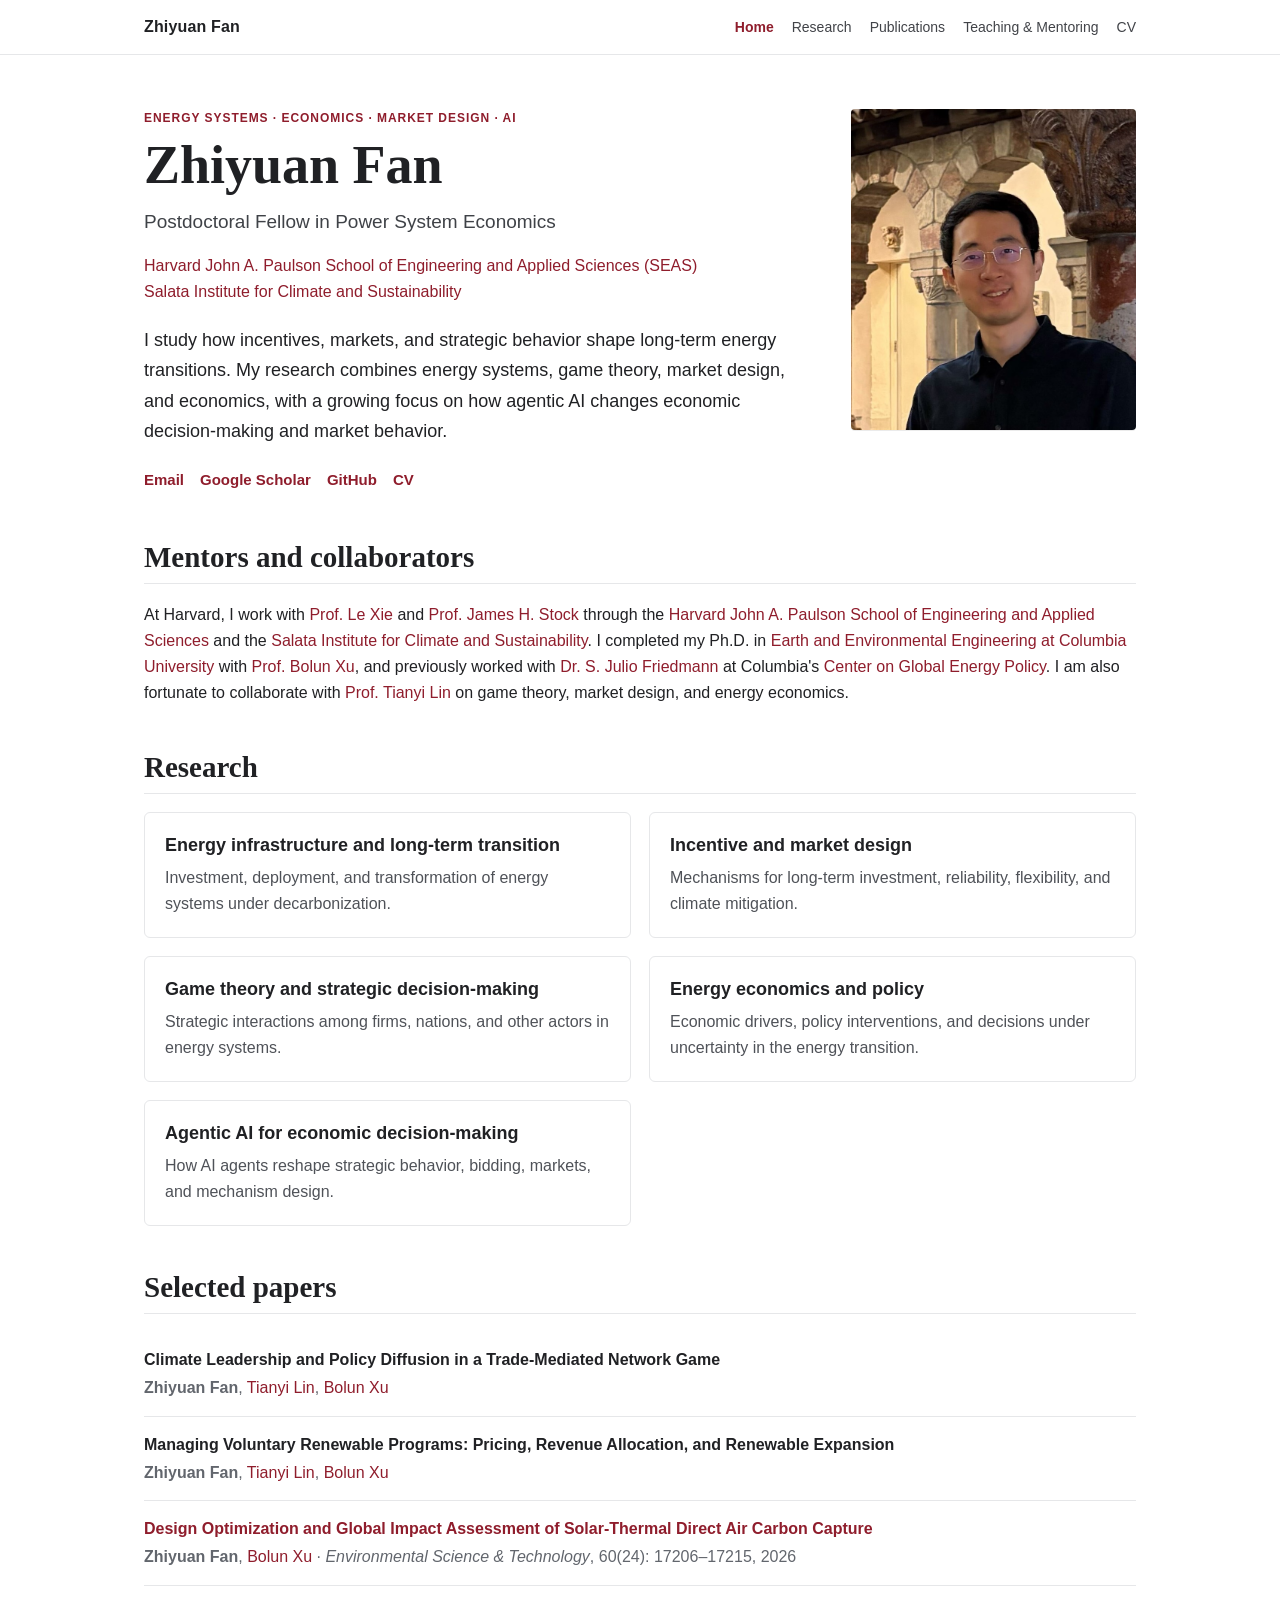
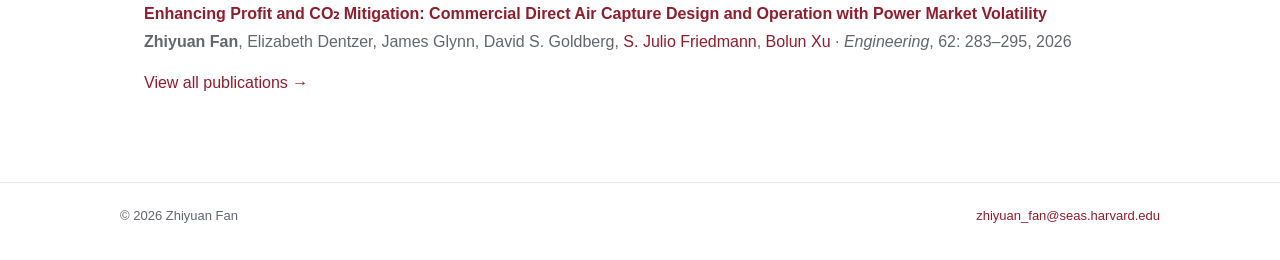
<file: index.html>
<!doctype html>
<html lang="en">
<head>
  <meta charset="utf-8">
  <meta name="viewport" content="width=device-width, initial-scale=1">
  <meta name="description" content="Zhiyuan Fan — research on energy infrastructure, incentive and market design, energy economics, and agentic AI for economic decision-making.">
  <title>Zhiyuan Fan</title>
  <link rel="stylesheet" href="assets/css/style.css">
</head>
<body>
<header class="site-header">
  <nav class="nav" aria-label="Primary navigation">
    <a class="brand" href="index.html">Zhiyuan Fan</a>
    <div class="nav-links">
      <a href="index.html" aria-current="page">Home</a>
      <a href="research.html">Research</a>
      <a href="publications.html">Publications</a>
      <a href="teaching.html">Teaching &amp; Mentoring</a>
      <a href="cv.html">CV</a>
    </div>
  </nav>
</header>

<main>
  <div class="hero">
    <div>
      <div class="eyebrow">Energy systems · Economics · Market design · AI</div>
      <h1>Zhiyuan Fan</h1>
      <p class="subtitle">Postdoctoral Fellow in Power System Economics</p>
      <p class="affiliation"><a href="https://seas.harvard.edu/" target="_blank" rel="noopener">Harvard John A. Paulson School of Engineering and Applied Sciences (SEAS)</a><br><a href="https://salatainstitute.harvard.edu/" target="_blank" rel="noopener">Salata Institute for Climate and Sustainability</a></p>
      <p class="lede">I study how incentives, markets, and strategic behavior shape long-term energy transitions. My research combines energy systems, game theory, market design, and economics, with a growing focus on how agentic AI changes economic decision-making and market behavior.</p>
      <div class="links">
        <a href="mailto:zhiyuan_fan@seas.harvard.edu">Email</a>
        <a href="https://scholar.google.com/citations?user=3Sm2KyUAAAAJ&hl=en" target="_blank" rel="noopener">Google Scholar</a>
        <a href="https://github.com/ZhiyuanF" target="_blank" rel="noopener">GitHub</a>
        <a href="cv.html">CV</a>
      </div>
    </div>
    <div class="hero-photo">
      <img class="headshot" src="assets/images/headshot.jpg" alt="Portrait of Zhiyuan Fan">
    </div>
  </div>


  <section>
    <h2>Mentors and collaborators</h2>
    <p>At Harvard, I work with <a href="https://xielab.seas.harvard.edu/" target="_blank" rel="noopener">Prof. Le Xie</a> and <a href="https://stock.scholars.harvard.edu/" target="_blank" rel="noopener">Prof. James H. Stock</a> through the <a href="https://seas.harvard.edu/" target="_blank" rel="noopener">Harvard John A. Paulson School of Engineering and Applied Sciences</a> and the <a href="https://salatainstitute.harvard.edu/" target="_blank" rel="noopener">Salata Institute for Climate and Sustainability</a>. I completed my Ph.D. in <a href="https://www.eee.columbia.edu/" target="_blank" rel="noopener">Earth and Environmental Engineering at Columbia University</a> with <a href="https://bolunxu.github.io/" target="_blank" rel="noopener">Prof. Bolun Xu</a>, and previously worked with <a href="https://relae.co/about?person=julio-friedmann-phd" target="_blank" rel="noopener">Dr. S. Julio Friedmann</a> at Columbia's <a href="https://www.energypolicy.columbia.edu/" target="_blank" rel="noopener">Center on Global Energy Policy</a>. I am also fortunate to collaborate with <a href="https://tydlin.github.io/" target="_blank" rel="noopener">Prof. Tianyi Lin</a> on game theory, market design, and energy economics.</p>
  </section>

  <section>
    <h2>Research</h2>
    <div class="research-grid">
      <article class="research-card">
        <h3>Energy infrastructure and long-term transition</h3>
        <p>Investment, deployment, and transformation of energy systems under decarbonization.</p>
      </article>
      <article class="research-card">
        <h3>Incentive and market design</h3>
        <p>Mechanisms for long-term investment, reliability, flexibility, and climate mitigation.</p>
      </article>
      <article class="research-card">
        <h3>Game theory and strategic decision-making</h3>
        <p>Strategic interactions among firms, nations, and other actors in energy systems.</p>
      </article>
      <article class="research-card">
        <h3>Energy economics and policy</h3>
        <p>Economic drivers, policy interventions, and decisions under uncertainty in the energy transition.</p>
      </article>
      <article class="research-card">
        <h3>Agentic AI for economic decision-making</h3>
        <p>How AI agents reshape strategic behavior, bidding, markets, and mechanism design.</p>
      </article>
    </div>
  </section>

  <section>
    <h2>Selected papers</h2>
    <ul class="paper-list">
      <li>
        <div class="paper-title">Climate Leadership and Policy Diffusion in a Trade-Mediated Network Game</div>
        <div class="paper-meta"><span class="me">Zhiyuan Fan</span>, <a href="https://tydlin.github.io/" target="_blank" rel="noopener">Tianyi Lin</a>, <a href="https://bolunxu.github.io/" target="_blank" rel="noopener">Bolun Xu</a></div>
      </li>
      <li>
        <div class="paper-title">Managing Voluntary Renewable Programs: Pricing, Revenue Allocation, and Renewable Expansion</div>
        <div class="paper-meta"><span class="me">Zhiyuan Fan</span>, <a href="https://tydlin.github.io/" target="_blank" rel="noopener">Tianyi Lin</a>, <a href="https://bolunxu.github.io/" target="_blank" rel="noopener">Bolun Xu</a></div>
      </li>
      <li>
        <div class="paper-title"><a href="https://doi.org/10.1021/acs.est.6c01034" target="_blank" rel="noopener">Design Optimization and Global Impact Assessment of Solar-Thermal Direct Air Carbon Capture</a></div>
        <div class="paper-meta"><span class="me">Zhiyuan Fan</span>, <a href="https://bolunxu.github.io/" target="_blank" rel="noopener">Bolun Xu</a> · <em>Environmental Science &amp; Technology</em>, 60(24): 17206–17215, 2026</div>
      </li>
      <li>
        <div class="paper-title"><a href="https://doi.org/10.1016/j.eng.2026.02.025" target="_blank" rel="noopener">Enhancing Profit and CO₂ Mitigation: Commercial Direct Air Capture Design and Operation with Power Market Volatility</a></div>
        <div class="paper-meta"><span class="me">Zhiyuan Fan</span>, Elizabeth Dentzer, James Glynn, David S. Goldberg, <a href="https://relae.co/about?person=julio-friedmann-phd" target="_blank" rel="noopener">S. Julio Friedmann</a>, <a href="https://bolunxu.github.io/" target="_blank" rel="noopener">Bolun Xu</a> · <em>Engineering</em>, 62: 283–295, 2026</div>
      </li>
    </ul>
    <p><a href="publications.html">View all publications →</a></p>
  </section>

</main>

<footer class="footer">
  <div class="footer-inner">
    <span>© 2026 Zhiyuan Fan</span>
    <span><a href="mailto:zhiyuan_fan@seas.harvard.edu">zhiyuan_fan@seas.harvard.edu</a></span>
  </div>
</footer>
</body>
</html>
</file>
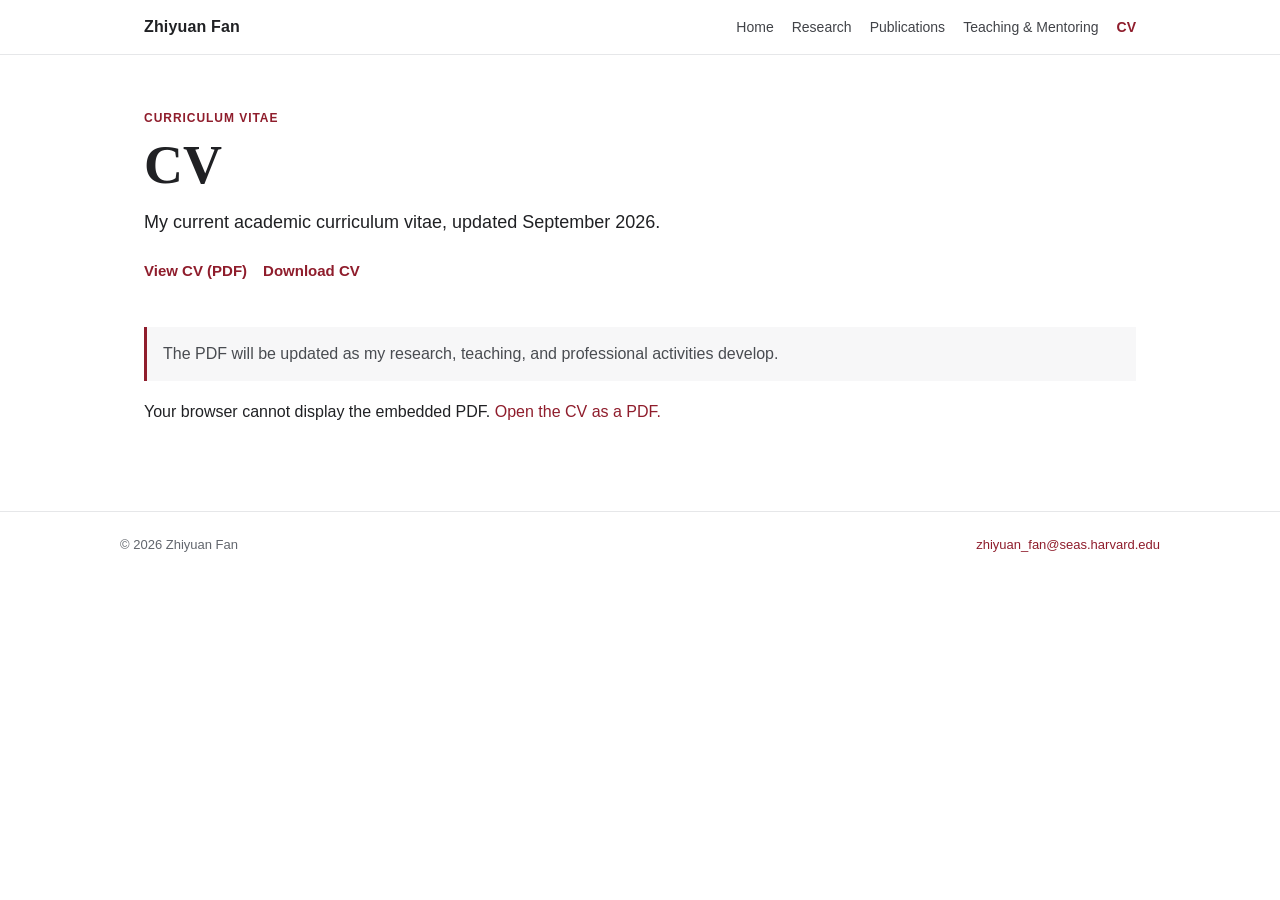
<file: cv.html>
<!doctype html>
<html lang="en">
<head>
  <meta charset="utf-8">
  <meta name="viewport" content="width=device-width, initial-scale=1">
  <meta name="description" content="Curriculum vitae of Zhiyuan Fan.">
  <title>CV | Zhiyuan Fan</title>
  <link rel="stylesheet" href="assets/css/style.css">
</head>
<body>
<header class="site-header">
  <nav class="nav" aria-label="Primary navigation">
    <a class="brand" href="index.html">Zhiyuan Fan</a>
    <div class="nav-links">
      <a href="index.html">Home</a>
      <a href="research.html">Research</a>
      <a href="publications.html">Publications</a>
      <a href="teaching.html">Teaching &amp; Mentoring</a>
      <a href="cv.html" aria-current="page">CV</a>
    </div>
  </nav>
</header>

<main>
  <div class="eyebrow">Curriculum vitae</div>
  <h1>CV</h1>
  <p class="lede">My current academic curriculum vitae, updated September 2026.</p>

  <div class="links">
    <a href="assets/files/Zhiyuan_Fan_CV.pdf" target="_blank" rel="noopener">View CV (PDF)</a>
    <a href="assets/files/Zhiyuan_Fan_CV.pdf" download>Download CV</a>
  </div>

  <section>
    <div class="note">
      The PDF will be updated as my research, teaching, and professional activities develop.
    </div>
    <object data="assets/files/Zhiyuan_Fan_CV.pdf" type="application/pdf" width="100%" height="900" aria-label="Zhiyuan Fan curriculum vitae">
      <p>Your browser cannot display the embedded PDF. <a href="assets/files/Zhiyuan_Fan_CV.pdf">Open the CV as a PDF.</a></p>
    </object>
  </section>
</main>

<footer class="footer">
  <div class="footer-inner">
    <span>© 2026 Zhiyuan Fan</span>
    <span><a href="mailto:zhiyuan_fan@seas.harvard.edu">zhiyuan_fan@seas.harvard.edu</a></span>
  </div>
</footer>
</body>
</html>
</file>
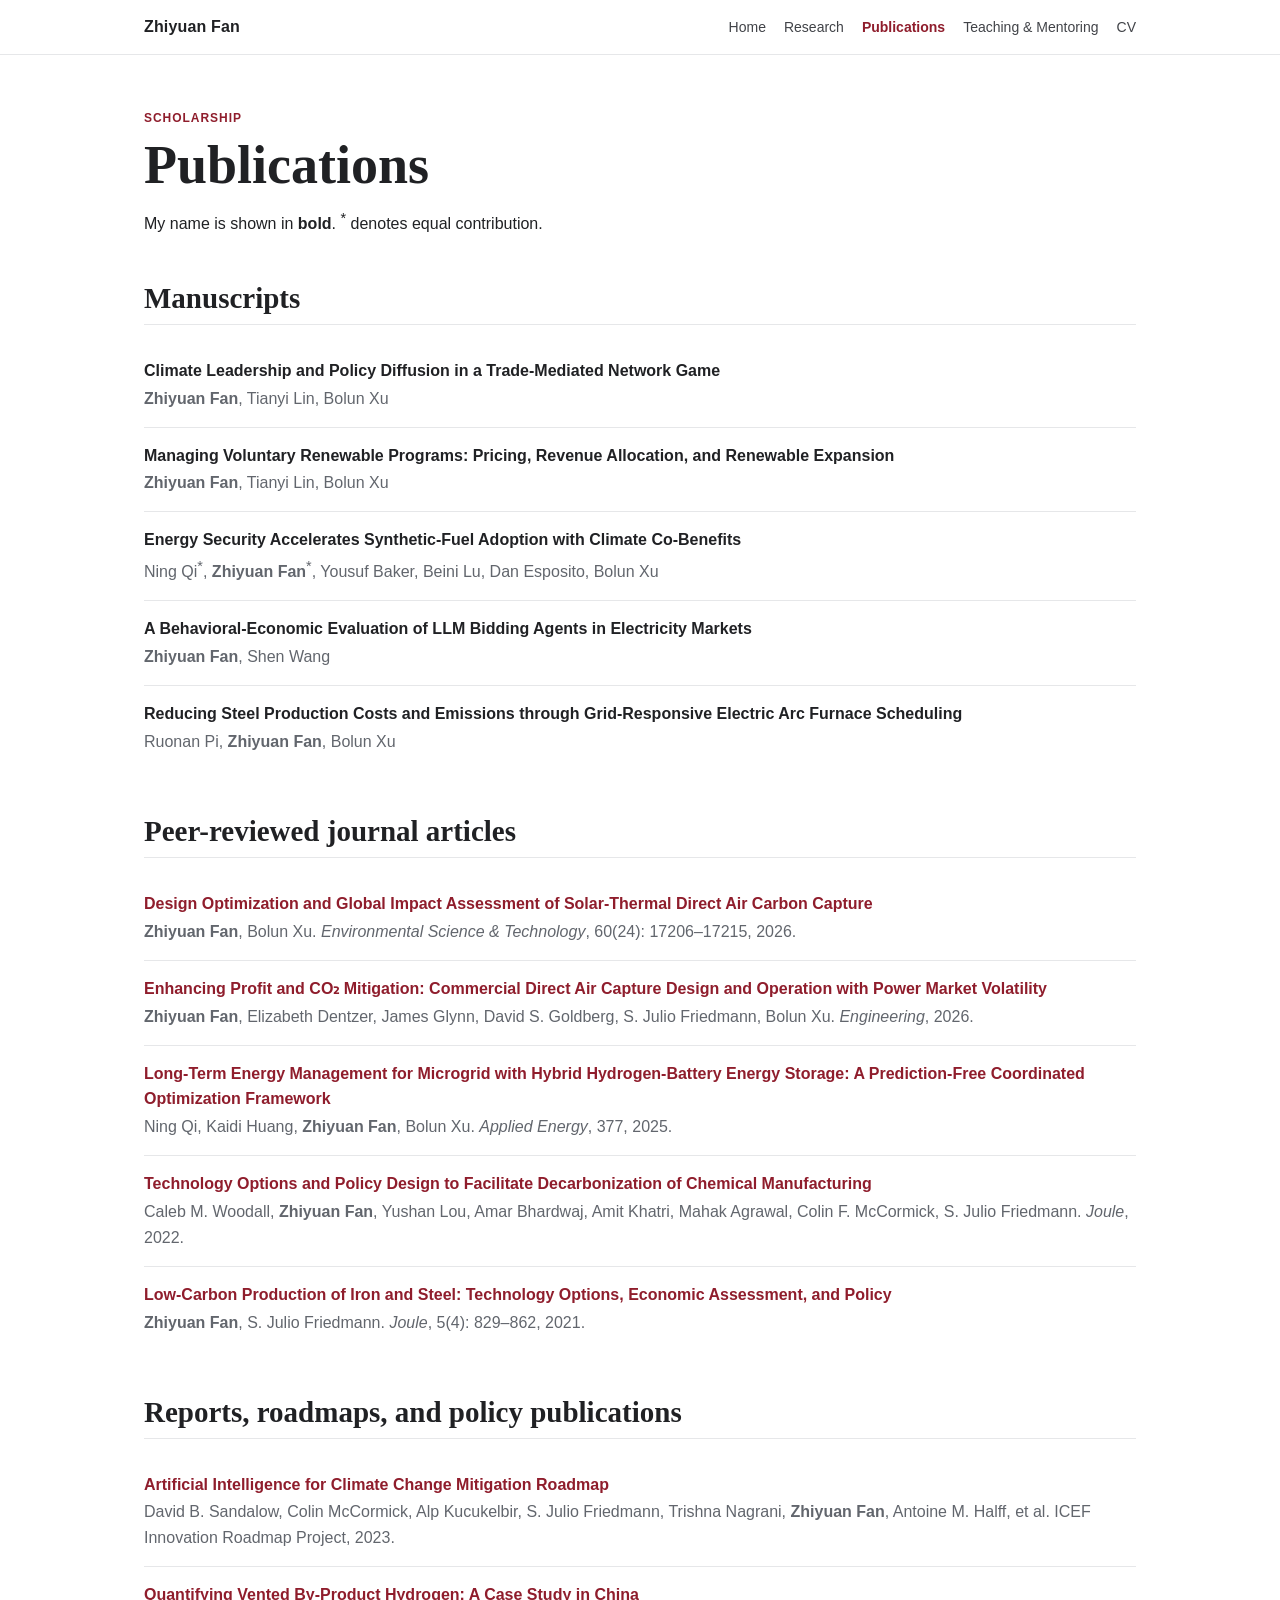
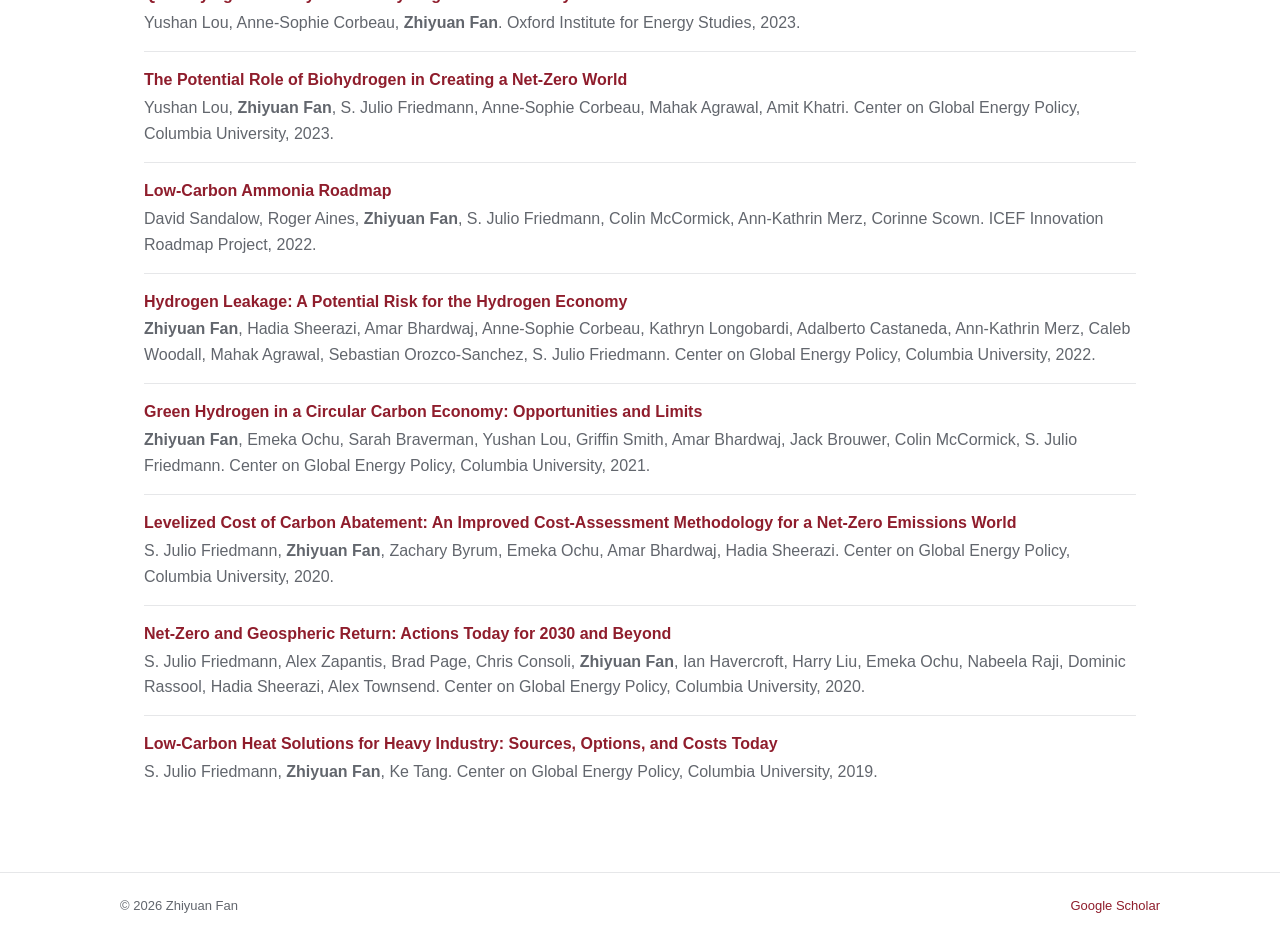
<file: publications.html>
<!doctype html>
<html lang="en">
<head>
  <meta charset="utf-8">
  <meta name="viewport" content="width=device-width, initial-scale=1">
  <meta name="description" content="Publications and manuscripts by Zhiyuan Fan.">
  <title>Publications | Zhiyuan Fan</title>
  <link rel="stylesheet" href="assets/css/style.css">
</head>
<body>
<header class="site-header">
  <nav class="nav" aria-label="Primary navigation">
    <a class="brand" href="index.html">Zhiyuan Fan</a>
    <div class="nav-links">
      <a href="index.html">Home</a>
      <a href="research.html">Research</a>
      <a href="publications.html" aria-current="page">Publications</a>
      <a href="teaching.html">Teaching &amp; Mentoring</a>
      <a href="cv.html">CV</a>
    </div>
  </nav>
</header>

<main>
  <div class="eyebrow">Scholarship</div>
  <h1>Publications</h1>
  <p>My name is shown in <strong>bold</strong>. <span class="equal">*</span> denotes equal contribution.</p>

  <section>
    <h2>Manuscripts</h2>
    <ul class="paper-list">
      <li><div class="paper-title">Climate Leadership and Policy Diffusion in a Trade-Mediated Network Game</div><div class="paper-meta"><span class="me">Zhiyuan Fan</span>, Tianyi Lin, Bolun Xu</div></li>
      <li><div class="paper-title">Managing Voluntary Renewable Programs: Pricing, Revenue Allocation, and Renewable Expansion</div><div class="paper-meta"><span class="me">Zhiyuan Fan</span>, Tianyi Lin, Bolun Xu</div></li>
      <li><div class="paper-title">Energy Security Accelerates Synthetic-Fuel Adoption with Climate Co-Benefits</div><div class="paper-meta">Ning Qi<span class="equal">*</span>, <span class="me">Zhiyuan Fan</span><span class="equal">*</span>, Yousuf Baker, Beini Lu, Dan Esposito, Bolun Xu</div></li>
      <li><div class="paper-title">A Behavioral-Economic Evaluation of LLM Bidding Agents in Electricity Markets</div><div class="paper-meta"><span class="me">Zhiyuan Fan</span>, Shen Wang</div></li>
      <li><div class="paper-title">Reducing Steel Production Costs and Emissions through Grid-Responsive Electric Arc Furnace Scheduling</div><div class="paper-meta">Ruonan Pi, <span class="me">Zhiyuan Fan</span>, Bolun Xu</div></li>
    </ul>
  </section>

  <section>
    <h2>Peer-reviewed journal articles</h2>
    <ul class="paper-list">
      <li><div class="paper-title"><a href="https://doi.org/10.1021/acs.est.6c01034" target="_blank" rel="noopener">Design Optimization and Global Impact Assessment of Solar-Thermal Direct Air Carbon Capture</a></div><div class="paper-meta"><span class="me">Zhiyuan Fan</span>, Bolun Xu. <em>Environmental Science &amp; Technology</em>, 60(24): 17206–17215, 2026.</div></li>
      <li><div class="paper-title"><a href="https://doi.org/10.1016/j.eng.2026.02.025" target="_blank" rel="noopener">Enhancing Profit and CO₂ Mitigation: Commercial Direct Air Capture Design and Operation with Power Market Volatility</a></div><div class="paper-meta"><span class="me">Zhiyuan Fan</span>, Elizabeth Dentzer, James Glynn, David S. Goldberg, S. Julio Friedmann, Bolun Xu. <em>Engineering</em>, 2026.</div></li>
      <li><div class="paper-title"><a href="https://www.sciencedirect.com/science/article/pii/S0306261924018683" target="_blank" rel="noopener">Long-Term Energy Management for Microgrid with Hybrid Hydrogen-Battery Energy Storage: A Prediction-Free Coordinated Optimization Framework</a></div><div class="paper-meta">Ning Qi, Kaidi Huang, <span class="me">Zhiyuan Fan</span>, Bolun Xu. <em>Applied Energy</em>, 377, 2025.</div></li>
      <li><div class="paper-title"><a href="https://doi.org/10.1016/j.joule.2022.10.006" target="_blank" rel="noopener">Technology Options and Policy Design to Facilitate Decarbonization of Chemical Manufacturing</a></div><div class="paper-meta">Caleb M. Woodall, <span class="me">Zhiyuan Fan</span>, Yushan Lou, Amar Bhardwaj, Amit Khatri, Mahak Agrawal, Colin F. McCormick, S. Julio Friedmann. <em>Joule</em>, 2022.</div></li>
      <li><div class="paper-title"><a href="https://doi.org/10.1016/j.joule.2021.02.018" target="_blank" rel="noopener">Low-Carbon Production of Iron and Steel: Technology Options, Economic Assessment, and Policy</a></div><div class="paper-meta"><span class="me">Zhiyuan Fan</span>, S. Julio Friedmann. <em>Joule</em>, 5(4): 829–862, 2021.</div></li>
    </ul>
  </section>

  <section>
    <h2>Reports, roadmaps, and policy publications</h2>
    <ul class="paper-list">
      <li><div class="paper-title"><a href="https://doi.org/10.7916/CFN0-XJ39" target="_blank" rel="noopener">Artificial Intelligence for Climate Change Mitigation Roadmap</a></div><div class="paper-meta">David B. Sandalow, Colin McCormick, Alp Kucukelbir, S. Julio Friedmann, Trishna Nagrani, <span class="me">Zhiyuan Fan</span>, Antoine M. Halff, et al. ICEF Innovation Roadmap Project, 2023.</div></li>
      <li><div class="paper-title"><a href="https://www.oxfordenergy.org/wpcms/wp-content/uploads/2023/11/Insight-140-Quantifying-vented-by-product-hydrogen-a-case-study-in-China.pdf" target="_blank" rel="noopener">Quantifying Vented By-Product Hydrogen: A Case Study in China</a></div><div class="paper-meta">Yushan Lou, Anne-Sophie Corbeau, <span class="me">Zhiyuan Fan</span>. Oxford Institute for Energy Studies, 2023.</div></li>
      <li><div class="paper-title"><a href="https://www.energypolicy.columbia.edu/publications/the-potential-role-of-biohydrogen-in-creating-a-net-zero-world/" target="_blank" rel="noopener">The Potential Role of Biohydrogen in Creating a Net-Zero World</a></div><div class="paper-meta">Yushan Lou, <span class="me">Zhiyuan Fan</span>, S. Julio Friedmann, Anne-Sophie Corbeau, Mahak Agrawal, Amit Khatri. Center on Global Energy Policy, Columbia University, 2023.</div></li>
      <li><div class="paper-title"><a href="https://www.icef.go.jp/pdf/summary/roadmap/icef2022_roadmap_Low-Carbon_Ammonia.pdf" target="_blank" rel="noopener">Low-Carbon Ammonia Roadmap</a></div><div class="paper-meta">David Sandalow, Roger Aines, <span class="me">Zhiyuan Fan</span>, S. Julio Friedmann, Colin McCormick, Ann-Kathrin Merz, Corinne Scown. ICEF Innovation Roadmap Project, 2022.</div></li>
      <li><div class="paper-title"><a href="https://www.energypolicy.columbia.edu/research/commentary/hydrogen-leakage-potential-risk-hydrogen-economy" target="_blank" rel="noopener">Hydrogen Leakage: A Potential Risk for the Hydrogen Economy</a></div><div class="paper-meta"><span class="me">Zhiyuan Fan</span>, Hadia Sheerazi, Amar Bhardwaj, Anne-Sophie Corbeau, Kathryn Longobardi, Adalberto Castaneda, Ann-Kathrin Merz, Caleb Woodall, Mahak Agrawal, Sebastian Orozco-Sanchez, S. Julio Friedmann. Center on Global Energy Policy, Columbia University, 2022.</div></li>
      <li><div class="paper-title"><a href="https://www.energypolicy.columbia.edu/research/report/green-hydrogen-circular-carbon-economy-opportunities-and-limits" target="_blank" rel="noopener">Green Hydrogen in a Circular Carbon Economy: Opportunities and Limits</a></div><div class="paper-meta"><span class="me">Zhiyuan Fan</span>, Emeka Ochu, Sarah Braverman, Yushan Lou, Griffin Smith, Amar Bhardwaj, Jack Brouwer, Colin McCormick, S. Julio Friedmann. Center on Global Energy Policy, Columbia University, 2021.</div></li>
      <li><div class="paper-title"><a href="https://www.energypolicy.columbia.edu/research/report/levelized-cost-carbon-abatement-improved-cost-assessment-methodology-net-zero-emissions-world" target="_blank" rel="noopener">Levelized Cost of Carbon Abatement: An Improved Cost-Assessment Methodology for a Net-Zero Emissions World</a></div><div class="paper-meta">S. Julio Friedmann, <span class="me">Zhiyuan Fan</span>, Zachary Byrum, Emeka Ochu, Amar Bhardwaj, Hadia Sheerazi. Center on Global Energy Policy, Columbia University, 2020.</div></li>
      <li><div class="paper-title"><a href="https://www.energypolicy.columbia.edu/research/report/net-zero-and-geospheric-return-actions-today-2030-and-beyond" target="_blank" rel="noopener">Net-Zero and Geospheric Return: Actions Today for 2030 and Beyond</a></div><div class="paper-meta">S. Julio Friedmann, Alex Zapantis, Brad Page, Chris Consoli, <span class="me">Zhiyuan Fan</span>, Ian Havercroft, Harry Liu, Emeka Ochu, Nabeela Raji, Dominic Rassool, Hadia Sheerazi, Alex Townsend. Center on Global Energy Policy, Columbia University, 2020.</div></li>
      <li><div class="paper-title"><a href="https://energypolicy.columbia.edu/research/report/low-carbon-heat-solutions-heavy-industry-sources-options-and-costs-today" target="_blank" rel="noopener">Low-Carbon Heat Solutions for Heavy Industry: Sources, Options, and Costs Today</a></div><div class="paper-meta">S. Julio Friedmann, <span class="me">Zhiyuan Fan</span>, Ke Tang. Center on Global Energy Policy, Columbia University, 2019.</div></li>
    </ul>
  </section>
</main>

<footer class="footer">
  <div class="footer-inner">
    <span>© 2026 Zhiyuan Fan</span>
    <span><a href="https://scholar.google.com/citations?user=3Sm2KyUAAAAJ&hl=en" target="_blank" rel="noopener">Google Scholar</a></span>
  </div>
</footer>
</body>
</html>
</file>
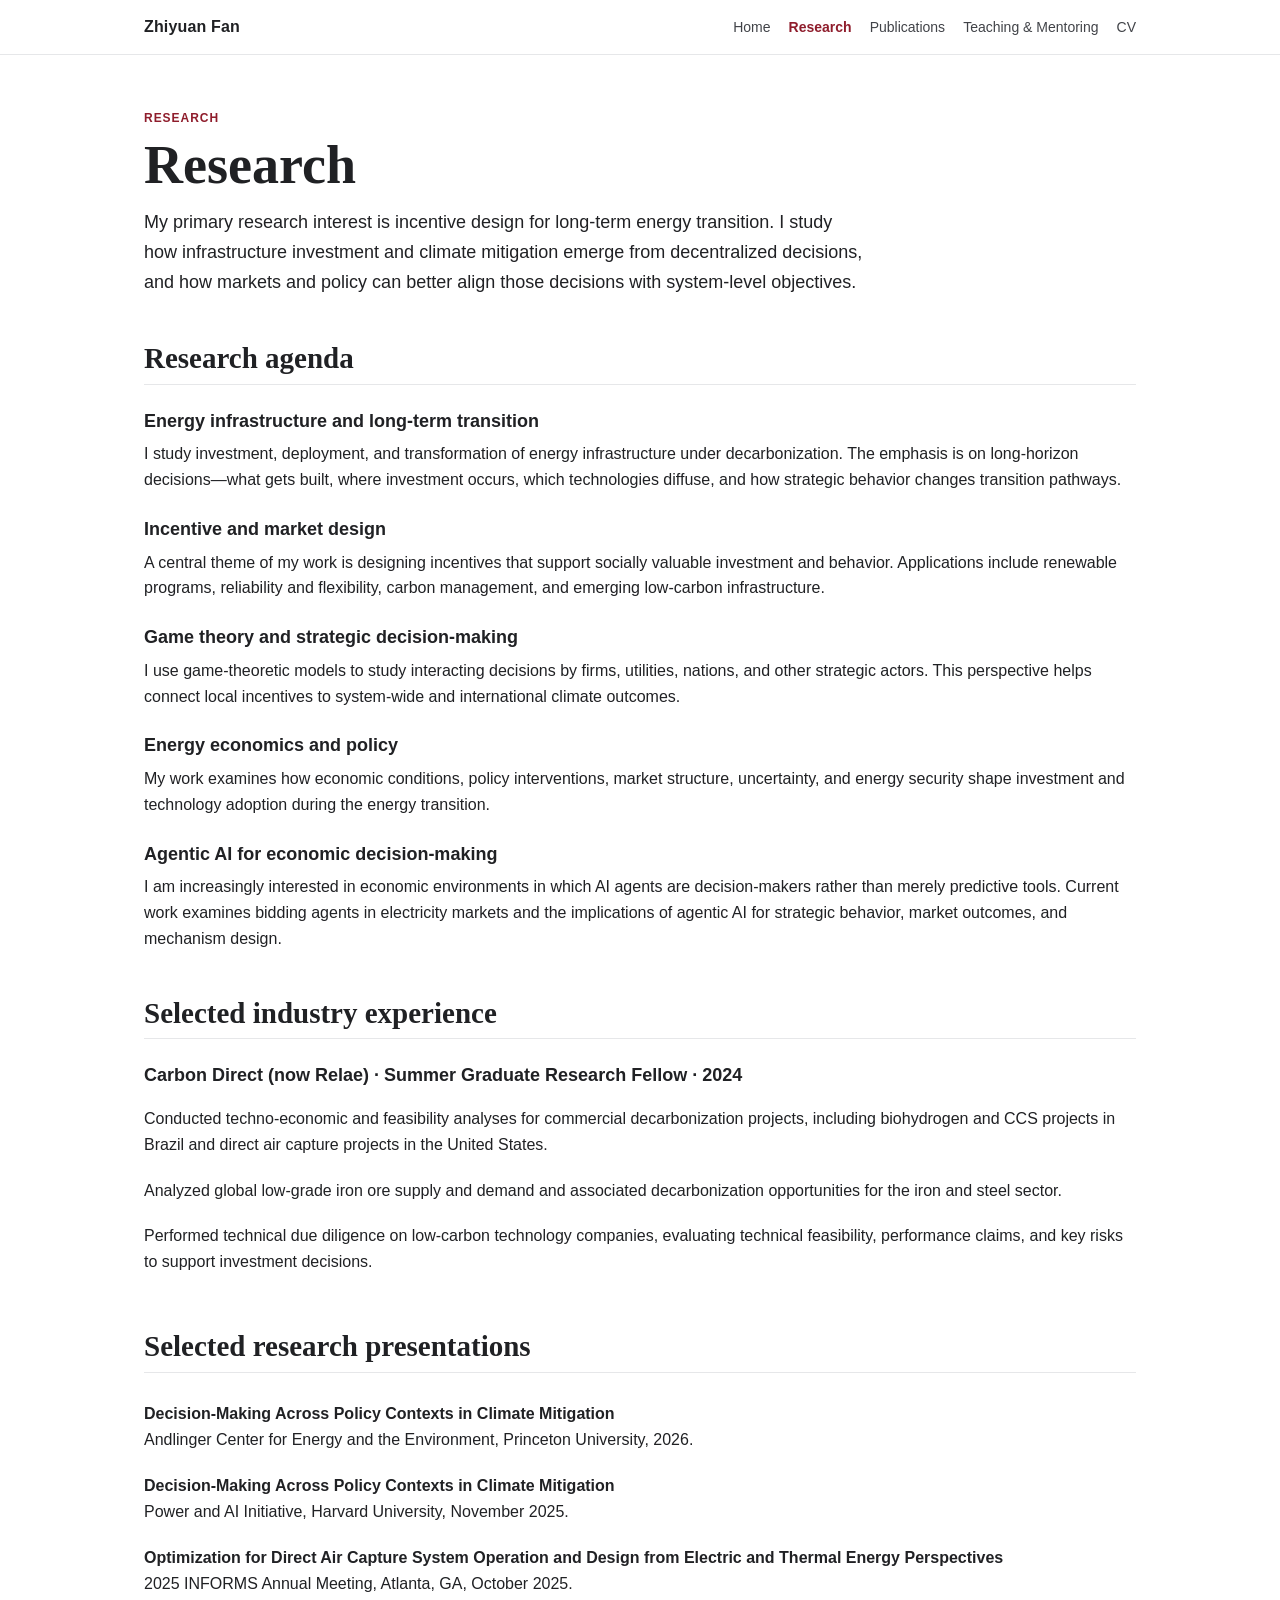
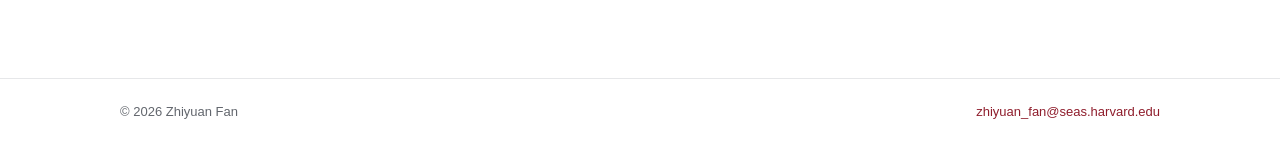
<file: research.html>
<!doctype html>
<html lang="en">
<head>
  <meta charset="utf-8">
  <meta name="viewport" content="width=device-width, initial-scale=1">
  <meta name="description" content="Research by Zhiyuan Fan on long-term energy transition, market design, energy economics, and agentic AI.">
  <title>Research | Zhiyuan Fan</title>
  <link rel="stylesheet" href="assets/css/style.css">
</head>
<body>
<header class="site-header">
  <nav class="nav" aria-label="Primary navigation">
    <a class="brand" href="index.html">Zhiyuan Fan</a>
    <div class="nav-links">
      <a href="index.html">Home</a>
      <a href="research.html" aria-current="page">Research</a>
      <a href="publications.html">Publications</a>
      <a href="teaching.html">Teaching &amp; Mentoring</a>
      <a href="cv.html">CV</a>
    </div>
  </nav>
</header>

<main>
  <div class="eyebrow">Research</div>
  <h1>Research</h1>
  <p class="lede">My primary research interest is incentive design for long-term energy transition. I study how infrastructure investment and climate mitigation emerge from decentralized decisions, and how markets and policy can better align those decisions with system-level objectives.</p>

  <section>
    <h2>Research agenda</h2>

    <h3>Energy infrastructure and long-term transition</h3>
    <p>I study investment, deployment, and transformation of energy infrastructure under decarbonization. The emphasis is on long-horizon decisions—what gets built, where investment occurs, which technologies diffuse, and how strategic behavior changes transition pathways.</p>

    <h3>Incentive and market design</h3>
    <p>A central theme of my work is designing incentives that support socially valuable investment and behavior. Applications include renewable programs, reliability and flexibility, carbon management, and emerging low-carbon infrastructure.</p>

    <h3>Game theory and strategic decision-making</h3>
    <p>I use game-theoretic models to study interacting decisions by firms, utilities, nations, and other strategic actors. This perspective helps connect local incentives to system-wide and international climate outcomes.</p>

    <h3>Energy economics and policy</h3>
    <p>My work examines how economic conditions, policy interventions, market structure, uncertainty, and energy security shape investment and technology adoption during the energy transition.</p>

    <h3>Agentic AI for economic decision-making</h3>
    <p>I am increasingly interested in economic environments in which AI agents are decision-makers rather than merely predictive tools. Current work examines bidding agents in electricity markets and the implications of agentic AI for strategic behavior, market outcomes, and mechanism design.</p>
  </section>

  <section>
    <h2>Selected industry experience</h2>
    <h3>Carbon Direct (now Relae) · Summer Graduate Research Fellow · 2024</h3>
    <ul class="compact-list">
      <li>Conducted techno-economic and feasibility analyses for commercial decarbonization projects, including biohydrogen and CCS projects in Brazil and direct air capture projects in the United States.</li>
      <li>Analyzed global low-grade iron ore supply and demand and associated decarbonization opportunities for the iron and steel sector.</li>
      <li>Performed technical due diligence on low-carbon technology companies, evaluating technical feasibility, performance claims, and key risks to support investment decisions.</li>
    </ul>
  </section>

  <section>
    <h2>Selected research presentations</h2>
    <ul class="timeline">
      <li><strong>Decision-Making Across Policy Contexts in Climate Mitigation</strong><br>Andlinger Center for Energy and the Environment, Princeton University, 2026.</li>
      <li><strong>Decision-Making Across Policy Contexts in Climate Mitigation</strong><br>Power and AI Initiative, Harvard University, November 2025.</li>
      <li><strong>Optimization for Direct Air Capture System Operation and Design from Electric and Thermal Energy Perspectives</strong><br>2025 INFORMS Annual Meeting, Atlanta, GA, October 2025.</li>
    </ul>
  </section>
</main>

<footer class="footer">
  <div class="footer-inner">
    <span>© 2026 Zhiyuan Fan</span>
    <span><a href="mailto:zhiyuan_fan@seas.harvard.edu">zhiyuan_fan@seas.harvard.edu</a></span>
  </div>
</footer>
</body>
</html>
</file>
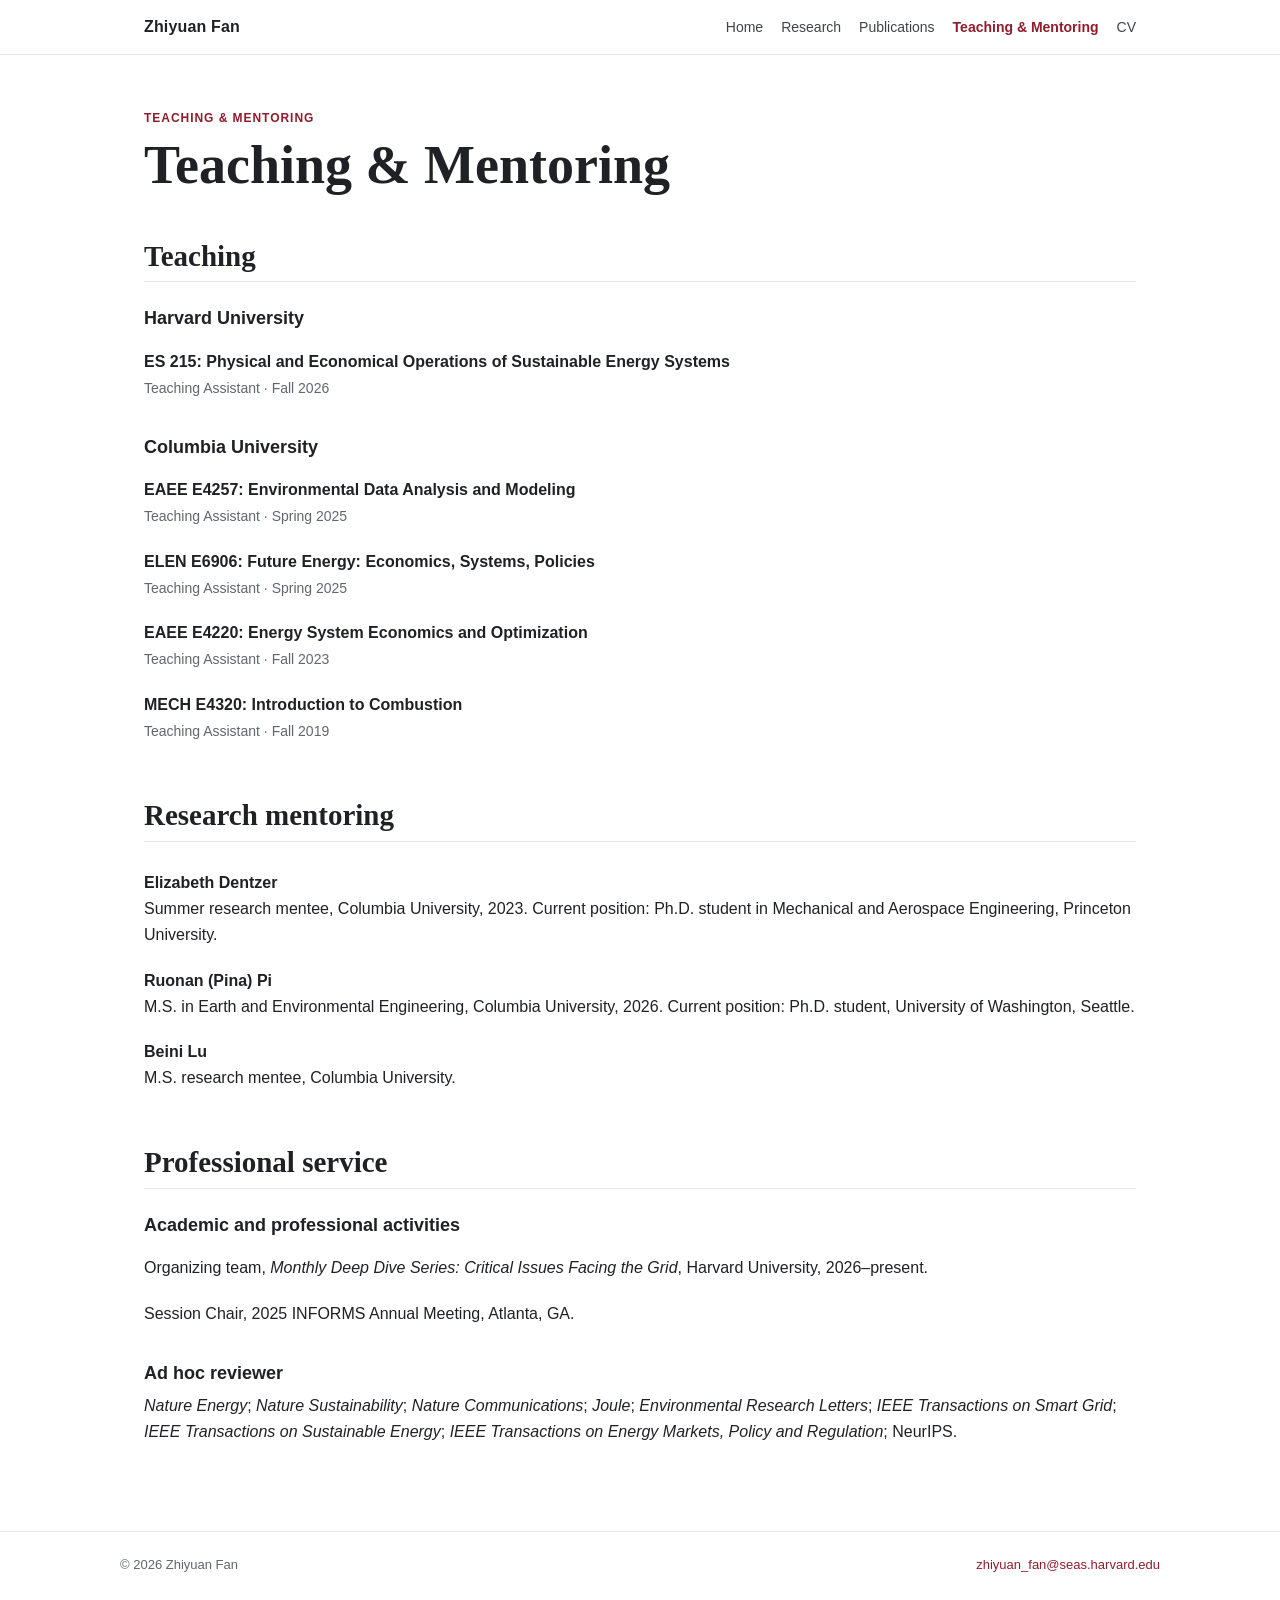
<file: teaching.html>
<!doctype html>
<html lang="en">
<head>
  <meta charset="utf-8">
  <meta name="viewport" content="width=device-width, initial-scale=1">
  <meta name="description" content="Teaching, mentoring, and professional service by Zhiyuan Fan.">
  <title>Teaching & Mentoring | Zhiyuan Fan</title>
  <link rel="stylesheet" href="assets/css/style.css">
</head>
<body>
<header class="site-header">
  <nav class="nav" aria-label="Primary navigation">
    <a class="brand" href="index.html">Zhiyuan Fan</a>
    <div class="nav-links">
      <a href="index.html">Home</a>
      <a href="research.html">Research</a>
      <a href="publications.html">Publications</a>
      <a href="teaching.html" aria-current="page">Teaching &amp; Mentoring</a>
      <a href="cv.html">CV</a>
    </div>
  </nav>
</header>

<main>
  <div class="eyebrow">Teaching & mentoring</div>
  <h1>Teaching &amp; Mentoring</h1>

  <section>
    <h2>Teaching</h2>
    <h3>Harvard University</h3>
    <ul class="course-list">
      <li><strong>ES 215: Physical and Economical Operations of Sustainable Energy Systems</strong><br><span class="when">Teaching Assistant · Fall 2026</span></li>
    </ul>

    <h3>Columbia University</h3>
    <ul class="course-list">
      <li><strong>EAEE E4257: Environmental Data Analysis and Modeling</strong><br><span class="when">Teaching Assistant · Spring 2025</span></li>
      <li><strong>ELEN E6906: Future Energy: Economics, Systems, Policies</strong><br><span class="when">Teaching Assistant · Spring 2025</span></li>
      <li><strong>EAEE E4220: Energy System Economics and Optimization</strong><br><span class="when">Teaching Assistant · Fall 2023</span></li>
      <li><strong>MECH E4320: Introduction to Combustion</strong><br><span class="when">Teaching Assistant · Fall 2019</span></li>
    </ul>
  </section>

  <section>
    <h2>Research mentoring</h2>
    <ul class="timeline">
      <li><strong>Elizabeth Dentzer</strong><br>Summer research mentee, Columbia University, 2023. Current position: Ph.D. student in Mechanical and Aerospace Engineering, Princeton University.</li>
      <li><strong>Ruonan (Pina) Pi</strong><br>M.S. in Earth and Environmental Engineering, Columbia University, 2026. Current position: Ph.D. student, University of Washington, Seattle.</li>
      <li><strong>Beini Lu</strong><br>M.S. research mentee, Columbia University.</li>
    </ul>
  </section>

  <section>
    <h2>Professional service</h2>
    <h3>Academic and professional activities</h3>
    <ul class="compact-list">
      <li>Organizing team, <em>Monthly Deep Dive Series: Critical Issues Facing the Grid</em>, Harvard University, 2026–present.</li>
      <li>Session Chair, 2025 INFORMS Annual Meeting, Atlanta, GA.</li>
    </ul>

    <h3>Ad hoc reviewer</h3>
    <p><em>Nature Energy</em>; <em>Nature Sustainability</em>; <em>Nature Communications</em>; <em>Joule</em>; <em>Environmental Research Letters</em>; <em>IEEE Transactions on Smart Grid</em>; <em>IEEE Transactions on Sustainable Energy</em>; <em>IEEE Transactions on Energy Markets, Policy and Regulation</em>; NeurIPS.</p>
  </section>
</main>

<footer class="footer">
  <div class="footer-inner">
    <span>© 2026 Zhiyuan Fan</span>
    <span><a href="mailto:zhiyuan_fan@seas.harvard.edu">zhiyuan_fan@seas.harvard.edu</a></span>
  </div>
</footer>
</body>
</html>
</file>
<file: assets/css/style.css>
:root {
  --bg: #ffffff;
  --text: #202124;
  --muted: #62666d;
  --line: #e6e7e9;
  --accent: #8f1d2c;
  --accent-dark: #6f1622;
  --soft: #f7f7f8;
  --max: 1040px;
}

* { box-sizing: border-box; }
html { scroll-behavior: smooth; }
body {
  margin: 0;
  background: var(--bg);
  color: var(--text);
  font-family: -apple-system, BlinkMacSystemFont, "Segoe UI", Roboto, Helvetica, Arial, sans-serif;
  font-size: 16px;
  line-height: 1.62;
}

a { color: var(--accent); text-decoration: none; }
a:hover, a:focus { color: var(--accent-dark); text-decoration: underline; }

.site-header {
  border-bottom: 1px solid var(--line);
  background: rgba(255,255,255,.97);
  position: sticky;
  top: 0;
  z-index: 10;
}
.nav {
  max-width: var(--max);
  margin: 0 auto;
  padding: 14px 24px;
  display: flex;
  align-items: center;
  justify-content: space-between;
  gap: 24px;
}
.brand {
  font-weight: 700;
  letter-spacing: .01em;
  color: var(--text);
  white-space: nowrap;
}
.nav-links {
  display: flex;
  flex-wrap: wrap;
  justify-content: flex-end;
  gap: 18px;
  font-size: 14px;
}
.nav-links a { color: #414348; }
.nav-links a[aria-current="page"] { color: var(--accent); font-weight: 600; }

main {
  max-width: var(--max);
  margin: 0 auto;
  padding: 54px 24px 72px;
}

.hero {
  display: grid;
  grid-template-columns: minmax(0, 1fr) 285px;
  gap: 54px;
  align-items: start;
  margin-bottom: 48px;
}
.eyebrow {
  color: var(--accent);
  text-transform: uppercase;
  letter-spacing: .08em;
  font-size: 12px;
  font-weight: 700;
  margin-bottom: 8px;
}
h1 {
  font-family: Georgia, "Times New Roman", serif;
  font-size: clamp(36px, 5vw, 54px);
  line-height: 1.08;
  margin: 0 0 12px;
  font-weight: 700;
}
.subtitle {
  font-size: 19px;
  color: #3f4247;
  margin: 0 0 16px;
}
.affiliation { color: var(--muted); margin: 0 0 20px; }
.lede {
  font-size: 18px;
  line-height: 1.68;
  max-width: 720px;
  margin: 0 0 22px;
}
.links { display: flex; flex-wrap: wrap; gap: 10px 16px; font-size: 15px; }
.links a { font-weight: 600; }
.headshot {
  width: 100%;
  aspect-ratio: 4 / 4.5;
  object-fit: cover;
  object-position: 50% 45%;
  border-radius: 4px;
  box-shadow: 0 1px 0 rgba(0,0,0,.08);
}

section { margin-top: 44px; }
h2 {
  font-family: Georgia, "Times New Roman", serif;
  font-size: 29px;
  line-height: 1.2;
  margin: 0 0 18px;
  padding-bottom: 8px;
  border-bottom: 1px solid var(--line);
}
h3 {
  font-size: 18px;
  line-height: 1.35;
  margin: 24px 0 8px;
}
p { margin: 0 0 14px; }

.paper-list, .compact-list, .timeline, .course-list {
  list-style: none;
  margin: 0;
  padding: 0;
}
.paper-list li {
  padding: 15px 0;
  border-bottom: 1px solid var(--line);
}
.paper-list li:last-child { border-bottom: 0; }
.paper-title { font-weight: 650; }
.paper-meta { color: var(--muted); margin-top: 2px; }
.me { font-weight: 700; }
.equal { font-size: .9em; vertical-align: super; }

.research-grid {
  display: grid;
  grid-template-columns: repeat(2, minmax(0, 1fr));
  gap: 18px;
}
.research-card {
  border: 1px solid var(--line);
  border-radius: 6px;
  padding: 20px;
  background: #fff;
}
.research-card h3 { margin-top: 0; }
.research-card p { color: #4f5258; margin-bottom: 0; }

.timeline li, .course-list li, .compact-list li {
  padding: 10px 0;
}
.timeline .when, .course-list .when {
  color: var(--muted);
  font-size: 14px;
}

.note {
  background: var(--soft);
  border-left: 3px solid var(--accent);
  padding: 14px 16px;
  color: #494c51;
  margin: 18px 0;
}

.two-col {
  display: grid;
  grid-template-columns: 1fr 1fr;
  gap: 38px;
}

.footer {
  border-top: 1px solid var(--line);
  color: var(--muted);
  font-size: 13px;
  padding: 22px 24px 34px;
}
.footer-inner {
  max-width: var(--max);
  margin: 0 auto;
  display: flex;
  justify-content: space-between;
  gap: 20px;
  flex-wrap: wrap;
}

@media (max-width: 780px) {
  .site-header { position: static; }
  .nav { align-items: flex-start; flex-direction: column; gap: 8px; }
  .nav-links { justify-content: flex-start; gap: 10px 15px; }
  main { padding-top: 36px; }
  .hero { grid-template-columns: 1fr; gap: 28px; }
  .hero-photo { order: -1; max-width: 270px; }
  .research-grid, .two-col { grid-template-columns: 1fr; }
}

@media print {
  .site-header, .footer { display: none; }
  main { max-width: none; padding: 0; }
  a { color: inherit; text-decoration: none; }
}
</file>
